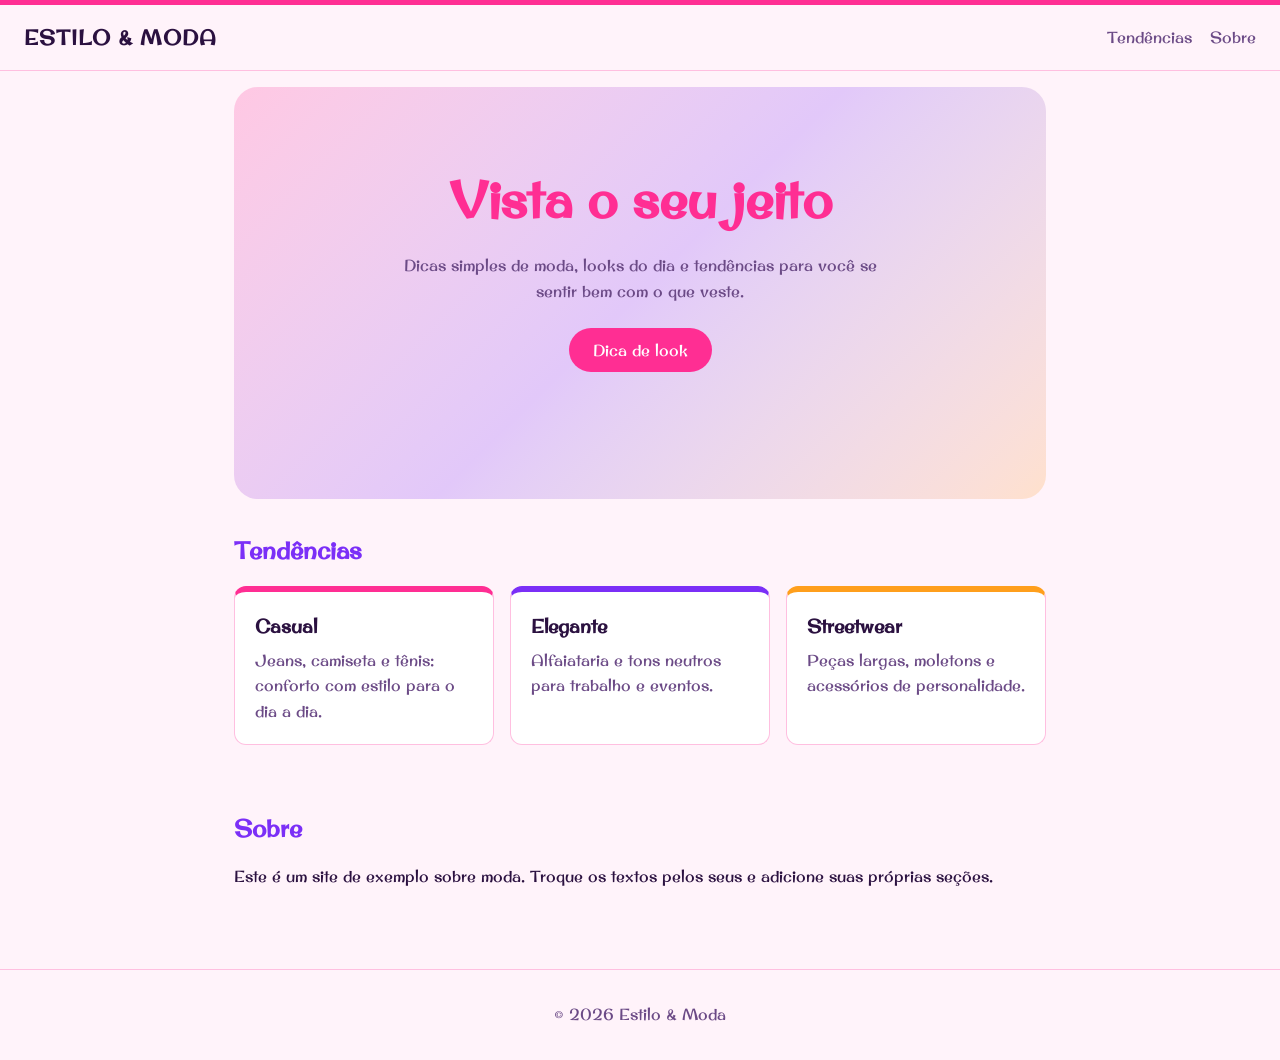
<file: aula23.09.26/index.html>
<!DOCTYPE html>
<html lang="pt-BR">
<head>
<meta charset="UTF-8">
<meta name="viewport" content="width=device-width, initial-scale=1, viewport-fit=cover">
<title>Estilo & Moda</title>
<link rel="preconnect" href="https://fonts.googleapis.com">
<link rel="preconnect" href="https://fonts.gstatic.com" crossorigin>
<link href="https://fonts.googleapis.com/css2?family=Original+Surfer&display=swap" rel="stylesheet">
<link rel="stylesheet" href="style.css">
</head>
<body>
  <header>
    <span class="logo">ESTILO &amp; MODA</span>
    <nav><a href="#tendencias">Tendências</a><a href="#sobre">Sobre</a></nav>
  </header>

  <main>
    <div class="hero">
      <h1>Vista o seu jeito</h1>
      <p>Dicas simples de moda, looks do dia e tendências para você se sentir bem com o que veste.</p>
      <button id="botao" type="button">Dica de look</button>
      <div id="dica"></div>
    </div>

    <section id="tendencias">
      <h2>Tendências</h2>
      <div class="cards">
        <div class="card"><h3>Casual</h3><p>Jeans, camiseta e tênis: conforto com estilo para o dia a dia.</p></div>
        <div class="card"><h3>Elegante</h3><p>Alfaiataria e tons neutros para trabalho e eventos.</p></div>
        <div class="card"><h3>Streetwear</h3><p>Peças largas, moletons e acessórios de personalidade.</p></div>
      </div>
    </section>

    <section id="sobre">
      <h2>Sobre</h2>
      <p>Este é um site de exemplo sobre moda. Troque os textos pelos seus e adicione suas próprias seções.</p>
    </section>
  </main>

  <footer>© <span id="ano"></span> Estilo &amp; Moda</footer>

<script src="script.js"></script>
</body>
</html>
</file>
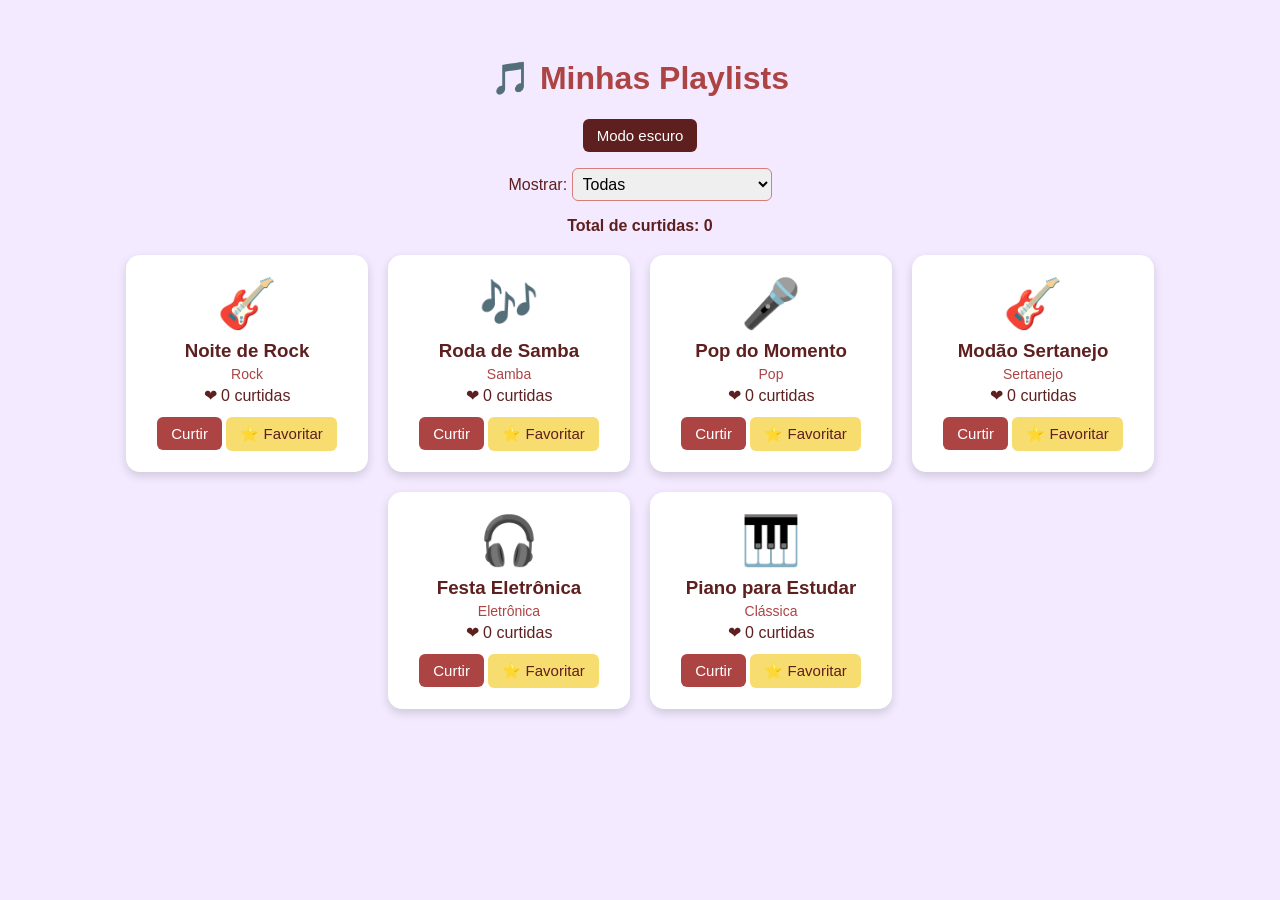
<file: aula30.09.26/index.html>
<!DOCTYPE html>
<html>
    <head>
        <meta charset="utf-8">
        <title>Minhas Playlists</title>
        <style>
/* ===== TEMA CLARO (padrão) ===== */
body {
    font-family: Arial, sans-serif;
    text-align: center;
    background-color: #f3eaff;
    color: #5e1f1f;
    padding: 30px;
}

h1 {
    color: #ad4444;
}

select {
    padding: 6px;
    font-size: 16px;
    border-radius: 6px;
    border: 1px solid #d87c7c;
}

button {
    padding: 8px 14px;
    font-size: 15px;
    border: none;
    border-radius: 6px;
    cursor: pointer;
}

.tema {
    background-color: #5e1f1f;
    color: white;
}

#total {
    font-weight: bold;
}


/* ===== CARDS ===== */
#cards {
    display: flex;
    flex-wrap: wrap;
    justify-content: center;
    gap: 20px;
    margin-top: 20px;
}

.card {
    background-color: white;
    width: 200px;
    padding: 18px;
    border-radius: 14px;
    border: 3px solid transparent;
    box-shadow: 0 4px 10px rgba(0, 0, 0, 0.15);
}

.card:hover {
    transform: translateY(-5px);
}

/* card que foi marcado como favorito */
.card.favorito {
    border-color: #f1c40f;
}

.emoji {
    font-size: 48px;
}

.card h3 {
    margin: 8px 0 4px 0;
}

.card p {
    margin: 4px 0;
}

.genero {
    color: #ad4444;
    font-size: 14px;
}

.curtir {
    background-color: #ad4444;
    color: white;
    margin-top: 8px;
}

.curtir:hover {
    background-color: #833434;
}

.favoritar {
    background-color: #f7dc6f;
    color: #5e1f1f;
    margin-top: 8px;
}

.favoritar:hover {
    background-color: #f4d03f;
}


/* ===== TEMA ESCURO =====
   Só vale quando o body tem a classe "escuro" */
body.escuro {
    background-color: #291010;
    color: #ffe6e6;
}

body.escuro h1 {
    color: #ffa8a8;
}

body.escuro select {
    background-color: #552a2a;
    color: white;
    border-color: #ad4444;
}

body.escuro .tema {
    background-color: #ffe6e6;
    color: #291010;
}

body.escuro .card {
    background-color: #471b1b;
    box-shadow: 0 4px 10px rgba(0, 0, 0, 0.5);
}

body.escuro .genero {
    color: #ffa8a8;
}

body.escuro .curtir {
    background-color: #ffa8a8;
    color: #291010;
}

body.escuro .curtir:hover {
    background-color: #f58c8c;
}

        </style>
    </head>

    <body>

        <h1>🎵 Minhas Playlists</h1>

        <button id="botao_tema" class="tema" onclick="trocarTema()">Modo escuro</button>

        <p>Mostrar:
            <select id="filtro" onchange="filtrar()">
                <option value="todos">Todas</option>
                <option value="favoritos">Favoritas</option>
                <option value="populares">Populares (5+ curtidas)</option>
            </select>
        </p>

        <p id="total"></p>

        <!-- Os cards são criados pelo JavaScript aqui dentro -->
        <div id="cards"></div>

        <script>
//variável que guarda o tema atual (false = claro, true = escuro)
let escuro = false;

//variável única de mensagem: tudo que aparece no alert passa por ela
let mensagem;

//array de objetos: cada objeto é uma playlist (um card)
let playlists = [
    { nome: "Noite de Rock",    genero: "Rock",       emoji: "🎸", curtidas: 0, favorito: false },
    { nome: "Roda de Samba",    genero: "Samba",      emoji: "🎶", curtidas: 0, favorito: false },
    { nome: "Pop do Momento",   genero: "Pop",        emoji: "🎤", curtidas: 0, favorito: false },
    { nome: "Modão Sertanejo",  genero: "Sertanejo",  emoji: "🎸", curtidas: 0, favorito: false },
    { nome: "Festa Eletrônica", genero: "Eletrônica", emoji: "🎧", curtidas: 0, favorito: false },
    { nome: "Piano para Estudar", genero: "Clássica", emoji: "🎹", curtidas: 0, favorito: false }
];


function trocarTema (){

    //inverte o valor: se era false vira true, se era true vira false
    escuro = !escuro;

    if (escuro){

        document.body.classList.add('escuro');
        document.getElementById('botao_tema').textContent = 'Modo claro';
        mensagem = "Modo escuro ligado";

    }else{

        document.body.classList.remove('escuro');
        document.getElementById('botao_tema').textContent = 'Modo escuro';
        mensagem = "Modo claro ligado";

    }

    alert(mensagem);

}


function mostrarCards (){

    //iniciando as variaveis
    let html = "";
    let totalCurtidas = 0;
    let mostrar;

    //Pegando o filtro escolhido
    let filtro = document.getElementById('filtro').value;

    //percorrendo o array para criar um card de cada playlist
    for (let i = 0; i < playlists.length; i++){

        let p = playlists[i];

        totalCurtidas = totalCurtidas + p.curtidas;

        //serve para separar em opções sem usar vários if else
        switch (filtro) {

            case 'favoritos':
                mostrar = p.favorito;
            break

            case 'populares':
                mostrar = p.curtidas >= 5;
            break

            default:
                mostrar = true;
        }

        if (mostrar){

            //se for favorito, o card ganha a classe "favorito" (borda amarela)
            let classe = "card";
            let textoFavorito = "⭐ Favoritar";

            if (p.favorito){
                classe = "card favorito";
                textoFavorito = "★ Favorita";
            }

            html = html +
                "<div class='" + classe + "'>" +
                    "<div class='emoji'>" + p.emoji + "</div>" +
                    "<h3>" + p.nome + "</h3>" +
                    "<p class='genero'>" + p.genero + "</p>" +
                    "<p>❤ " + p.curtidas + " curtidas</p>" +
                    "<button class='curtir' onclick='curtir(" + i + ")'>Curtir</button> " +
                    "<button class='favoritar' onclick='favoritar(" + i + ")'>" + textoFavorito + "</button>" +
                "</div>";
        }
    }

    //caso nenhum card passe pelo filtro
    if (html === ""){
        html = "<p>Nenhuma playlist para mostrar.</p>";
    }

    //mostrando na tela
    document.getElementById('cards').innerHTML = html;
    document.getElementById('total').textContent = "Total de curtidas: " + totalCurtidas;

}


function curtir (posicao){

    playlists[posicao].curtidas = playlists[posicao].curtidas + 1;

    mostrarCards();

    mensagem = "Você curtiu " + playlists[posicao].nome + ". Agora ela tem " + playlists[posicao].curtidas + " curtidas.";

    //quando chega em 10 curtidas, acrescenta um aviso na mesma mensagem
    if (playlists[posicao].curtidas === 10){

        mensagem = mensagem + " É sucesso!";

    }

    alert(mensagem);

}


function favoritar (posicao){

    //inverte o boolean do card
    playlists[posicao].favorito = !playlists[posicao].favorito;

    mostrarCards();

    if (playlists[posicao].favorito){

        mensagem = playlists[posicao].nome + " foi para as favoritas";

    }else{

        mensagem = playlists[posicao].nome + " saiu das favoritas";

    }

    //alert com a variável mensagem
    alert(mensagem);

}


function filtrar (){

    //Pegando o filtro escolhido
    let filtro = document.getElementById('filtro').value;

    mostrarCards();

    switch (filtro) {

        case 'favoritos':
            mensagem = "Mostrando só as playlists favoritas";
        break

        case 'populares':
            mensagem = "Mostrando só as playlists com 5 ou mais curtidas";
        break

        default:
            mensagem = "Mostrando todas as playlists";
    }

    alert(mensagem);

}


//mostra os cards assim que a página abre
mostrarCards();

        </script>

    </body>
</html>
</file>
<file: aula23.09.26/style.css>
:root {
  --bg: #fff3fa; --surface: #ffffff; --text: #2b1140; --muted: #6b4a86;
  --accent: #ff2e93; --accent-text: #ffffff; --border: #ffbfe0;
  --c2: #ff9f1c; --c3: #7b2ff7; --c4: #00c2b8;
  box-sizing: border-box;
  padding-top: env(safe-area-inset-top, 0px);
  padding-bottom: env(safe-area-inset-bottom, 0px);
}
@media (prefers-color-scheme: dark) {
  :root:not([data-theme="light"]) {
    --bg: #1a0b2e; --surface: #2a1450; --text: #fff2fb; --muted: #cbaaf2;
    --accent: #ff5eb0; --accent-text: #2a0b1f; --border: #4b2a80;
    --c2: #ffb340; --c3: #a56bff; --c4: #2ee6da;
  }
}
:root[data-theme="dark"] {
  --bg: #1a0b2e; --surface: #2a1450; --text: #fff2fb; --muted: #cbaaf2;
  --accent: #ff5eb0; --accent-text: #2a0b1f; --border: #4b2a80;
  --c2: #ffb340; --c3: #a56bff; --c4: #2ee6da;
}
html { scroll-behavior: smooth; scroll-padding-top: env(safe-area-inset-top, 0px); }
* { box-sizing: border-box; }
body { margin: 0; background: var(--bg); color: var(--text);
  font-family: "Original Surfer", Georgia, "Times New Roman", serif; line-height: 1.6; }
header { border-top: 5px solid var(--accent); display: flex; justify-content: space-between; align-items: center; padding: 16px 24px;
  border-bottom: 1px solid var(--border); }
.logo { font-size: 1.3rem; font-weight: 700; letter-spacing: 1px; }
nav a { margin-left: 18px; color: var(--muted); text-decoration: none; }
nav a:hover { color: var(--accent); }
main { max-width: 860px; margin: 0 auto; padding: 0 24px; }
.hero { text-align: center; padding: 72px 16px 48px; margin-top: 16px; border-radius: 24px;
  background: linear-gradient(135deg, color-mix(in srgb, var(--accent) 22%, transparent), color-mix(in srgb, var(--c3) 22%, transparent), color-mix(in srgb, var(--c2) 22%, transparent)); }
.hero h1 { font-size: clamp(2rem, 6vw, 3.2rem); margin: 0 0 12px; color: var(--accent); }
.hero p { color: var(--muted); max-width: 480px; margin: 0 auto 24px; }
button { font-family: inherit; font-size: 1rem; cursor: pointer; border: 0; border-radius: 999px;
  padding: 12px 24px; background: var(--accent); color: var(--accent-text); }
#dica { margin: 20px auto 0; max-width: 520px; min-height: 3.2em; color: var(--accent); font-size: 1.15rem; }
section { padding: 32px 0; }
h2 { margin: 0 0 16px; }
.cards { display: grid; grid-template-columns: repeat(auto-fit, minmax(220px, 1fr)); gap: 16px; }
.card { background: var(--surface); border: 1px solid var(--border); border-radius: 12px; padding: 20px; }
.card { border-top: 6px solid var(--accent); }
.card:nth-child(2) { border-top-color: var(--c3); }
.card:nth-child(3) { border-top-color: var(--c2); }
.card h3 { margin: 0 0 6px; }
h2 { color: var(--c3); }
nav a:nth-child(2):hover { color: var(--c2); }
.card p { margin: 0; color: var(--muted); }
footer { text-align: center; color: var(--muted); padding: 32px 24px; border-top: 1px solid var(--border);
  margin-top: 32px; }
</file>
